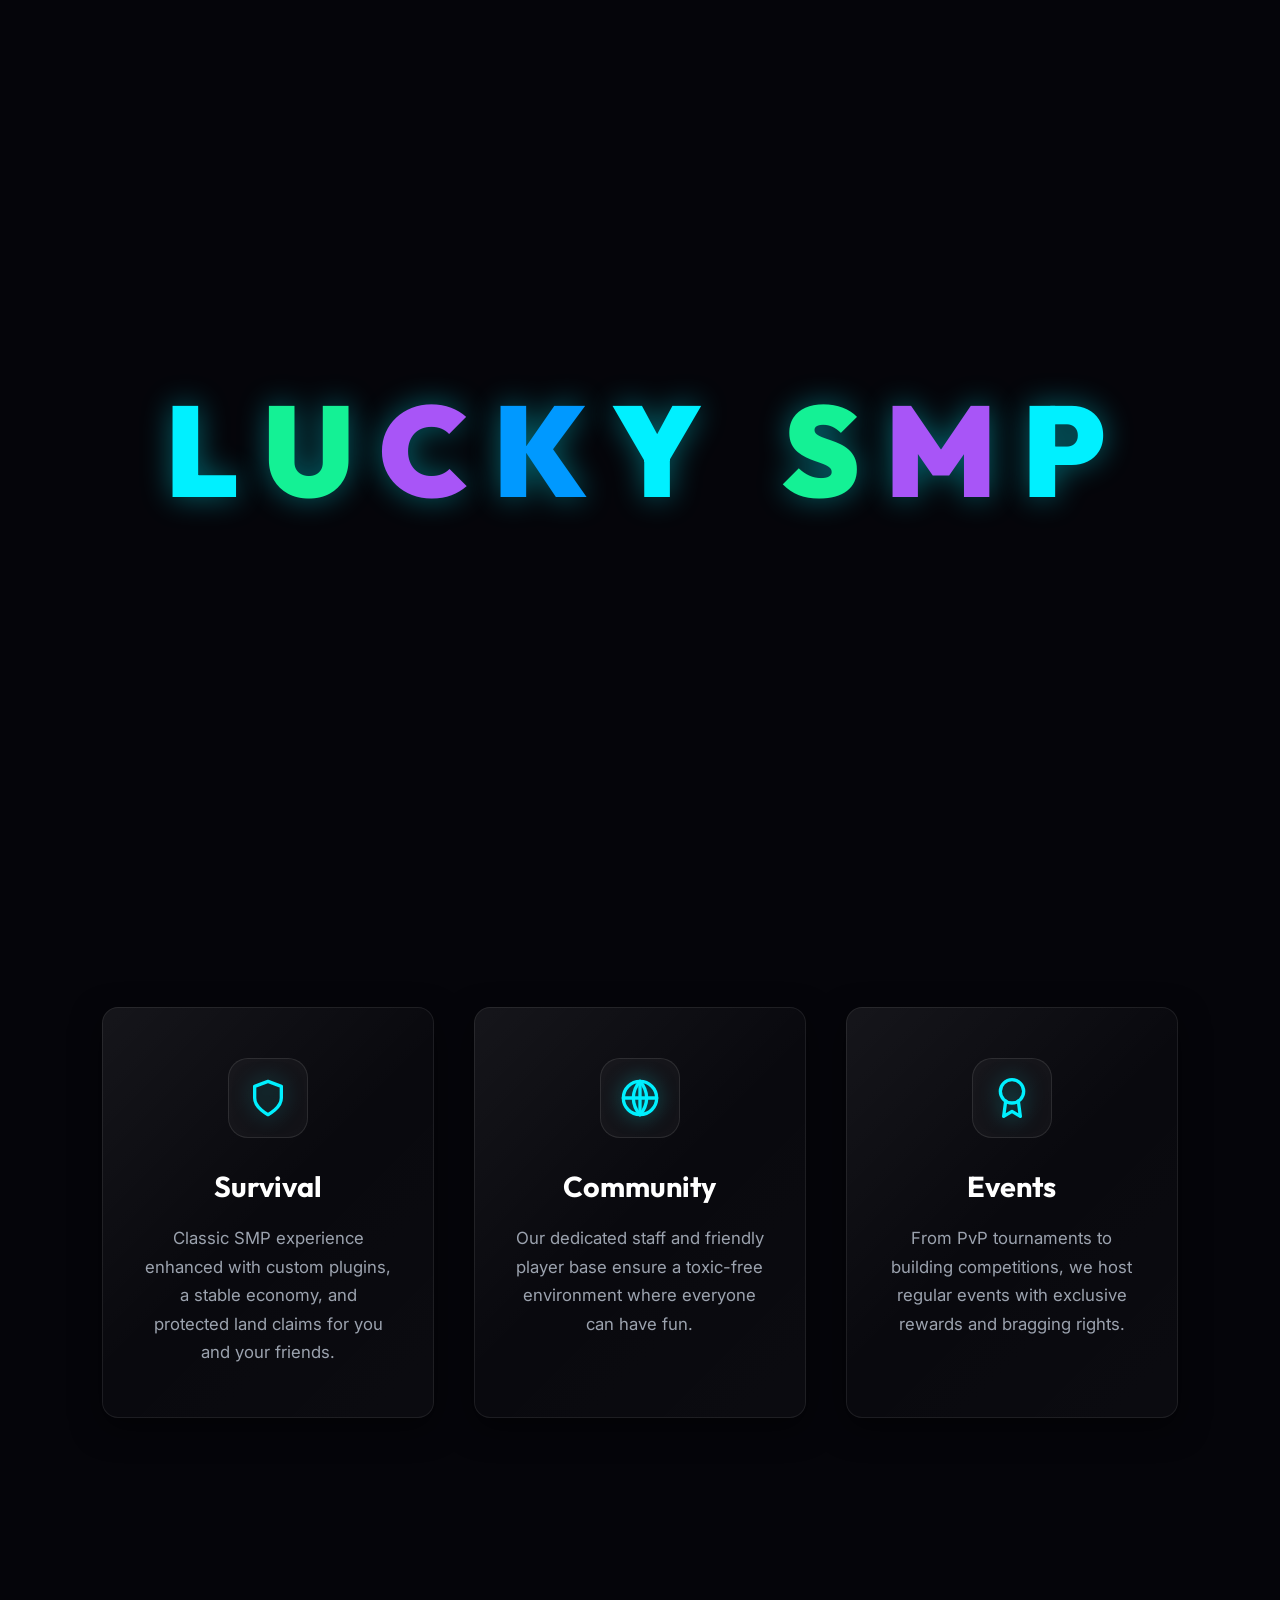
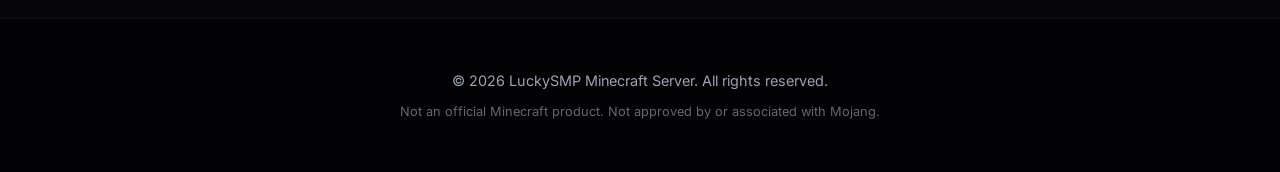
<file: index.html>
<!DOCTYPE html>
<html lang="en">
<head>
    <meta charset="UTF-8">
    <meta name="viewport" content="width=device-width, initial-scale=1.0">
    <title>LuckySMP | Premium Minecraft Experience</title>
    <!-- Fonts are imported in style.css -->
    <link rel="stylesheet" href="style.css">
    <style>
        /* Intro Screen */
        #intro {
            position: fixed;
            width: 100vw;
            height: 100vh;
            background: #05050a;
            display: flex;
            align-items: center;
            justify-content: center;
            flex-direction: column;
            z-index: 9999;
        }

        .logo-container {
            font-family: 'Outfit', sans-serif;
            font-weight: 900;
            font-size: clamp(2.5rem, 12vw, 8rem);
            letter-spacing: 10px;
            display: flex;
            gap: 15px;
            text-transform: uppercase;
        }

        .logo-container span {
            display: inline-block;
            animation: intro-float 2s ease-in-out infinite alternate;
            text-shadow: 0 0 30px rgba(0, 240, 255, 0.4);
        }

        .logo-container span:nth-child(1) { color: #00f0ff; animation-delay: 0.0s; }
        .logo-container span:nth-child(2) { color: #14f195; animation-delay: 0.1s; }
        .logo-container span:nth-child(3) { color: #a855f7; animation-delay: 0.2s; }
        .logo-container span:nth-child(4) { color: #0099ff; animation-delay: 0.3s; }
        .logo-container span:nth-child(5) { color: #00f0ff; animation-delay: 0.4s; }
        .logo-container span:nth-child(6) { margin: 0 20px; text-shadow: none; animation: none; }
        .logo-container span:nth-child(7) { color: #14f195; animation-delay: 0.5s; }
        .logo-container span:nth-child(8) { color: #a855f7; animation-delay: 0.6s; }
        .logo-container span:nth-child(9) { color: #00f0ff; animation-delay: 0.7s; }

        @keyframes intro-float {
            0% { transform: translateY(0) scale(1); filter: brightness(1); }
            100% { transform: translateY(-20px) scale(1.05); filter: brightness(1.3); }
        }

        .hide {
            animation: intro-out 1.2s forwards cubic-bezier(0.77, 0, 0.175, 1);
        }

        @keyframes intro-out {
            0% { opacity: 1; transform: scale(1); }
            40% { transform: scale(1.1); filter: blur(10px); }
            100% { transform: scale(2) translateY(-100%); opacity: 0; filter: blur(20px); }
        }

        /* Hero Section */
        #site {
            opacity: 0;
            animation: fadein 1.5s forwards;
            animation-delay: 3.5s;
        }

        @keyframes fadein { to { opacity: 1; } }

        .hero {
            min-height: calc(100vh - 80px);
            display: flex;
            flex-direction: column;
            justify-content: center;
            align-items: center;
            text-align: center;
            padding: 40px 20px;
            position: relative;
        }

        .hero h2 {
            font-size: clamp(3.5rem, 10vw, 7.5rem);
            font-weight: 900;
            line-height: 1.1;
            background: linear-gradient(to right, #00f0ff, #14f195, #a855f7, #00f0ff);
            background-size: 300% auto;
            animation: text-shine 6s linear infinite;
            -webkit-background-clip: text;
            background-clip: text;
            -webkit-text-fill-color: transparent;
            margin-bottom: 25px;
            filter: drop-shadow(0 0 25px rgba(0, 240, 255, 0.3));
            letter-spacing: -2px;
        }

        @keyframes text-shine {
            to { background-position: -300% center; }
        }

        .hero p {
            color: var(--text-dim);
            font-size: clamp(1.1rem, 3vw, 1.5rem);
            max-width: 650px;
            margin-bottom: 50px;
            font-weight: 400;
        }

        .server-ip {
            background: rgba(0, 0, 0, 0.3);
            padding: 20px 50px;
            border-radius: 100px;
            border: 1px solid rgba(255, 255, 255, 0.1);
            backdrop-filter: blur(10px);
            cursor: pointer;
            transition: all 0.4s cubic-bezier(0.2, 0.8, 0.2, 1);
            font-family: 'Outfit', sans-serif;
            font-size: 1.3rem;
            font-weight: 700;
            letter-spacing: 2px;
            margin-bottom: 20px;
            box-shadow: 0 0 30px rgba(0, 0, 0, 0.5), inset 0 0 20px rgba(255, 255, 255, 0.02);
            position: relative;
            overflow: hidden;
            color: #fff;
        }

        .server-ip::before {
            content: '';
            position: absolute;
            top: 0; left: -100%;
            width: 100%; height: 100%;
            background: linear-gradient(90deg, transparent, rgba(255, 255, 255, 0.1), transparent);
            transition: all 0.5s;
        }

        .server-ip:hover {
            transform: scale(1.05) translateY(-5px);
            border-color: var(--primary);
            box-shadow: 0 15px 40px rgba(0, 240, 255, 0.25), inset 0 0 30px rgba(0, 240, 255, 0.1);
            background: rgba(0, 240, 255, 0.05);
        }

        .server-ip:hover::before {
            left: 100%;
        }

        .server-ip b { color: var(--primary); text-shadow: 0 0 10px rgba(0, 240, 255, 0.5); }

        .copymsg {
            font-size: 1rem;
            font-weight: 600;
            color: var(--accent);
            opacity: 0;
            transition: opacity 0.3s ease;
            margin-bottom: 40px;
            text-shadow: 0 0 15px rgba(20, 241, 149, 0.5);
            background: rgba(20, 241, 149, 0.1);
            padding: 8px 20px;
            border-radius: 50px;
            border: 1px solid rgba(20, 241, 149, 0.3);
        }

        /* Features Section */
        .features {
            display: grid;
            grid-template-columns: repeat(auto-fit, minmax(320px, 1fr));
            gap: 40px;
            padding: 100px 8%;
            position: relative;
        }

        .feature-card {
            padding: 50px 40px;
            text-align: center;
            display: flex;
            flex-direction: column;
            align-items: center;
        }

        .feature-icon-wrapper {
            width: 80px;
            height: 80px;
            border-radius: 20px;
            background: rgba(255, 255, 255, 0.03);
            border: 1px solid rgba(255, 255, 255, 0.1);
            display: flex;
            align-items: center;
            justify-content: center;
            margin-bottom: 25px;
            transition: all 0.4s ease;
            box-shadow: inset 0 0 20px rgba(255,255,255,0.02);
            position: relative;
            overflow: hidden;
        }
        
        .feature-card:hover .feature-icon-wrapper {
            transform: scale(1.1) rotate(5deg);
            border-color: var(--primary);
            box-shadow: 0 0 30px rgba(0, 240, 255, 0.3), inset 0 0 20px rgba(0, 240, 255, 0.2);
        }

        .feature-card svg {
            width: 40px;
            height: 40px;
            stroke: var(--primary);
            transition: stroke 0.4s ease;
            filter: drop-shadow(0 0 10px rgba(0, 240, 255, 0.4));
        }

        .feature-card:hover svg {
            stroke: #fff;
        }

        .feature-card h3 {
            font-size: 1.8rem;
            margin-bottom: 15px;
            color: #fff;
            font-family: 'Outfit', sans-serif;
            font-weight: 700;
        }

        .feature-card p {
            color: var(--text-dim);
            font-size: 1.05rem;
            line-height: 1.7;
        }
    </style>
</head>
<body>
    <div class="bg-glow"></div>

    <!-- Intro -->
    <div id="intro">
        <div class="logo-container">
            <span>L</span><span>U</span><span>C</span><span>K</span><span>Y</span>
            <span> </span>
            <span>S</span><span>M</span><span>P</span>
        </div>
    </div>

    <!-- Main Site -->
    <div id="site">
        <nav>
            <h1>LuckySMP</h1>
            <div class="nav-links">
                <a href="/">Home</a>
                <a href="store.html">Store</a>
                <a href="https://discord.gg/ueadhWTNVW" target="_blank">Discord</a>
            </div>
        </nav>

        <main>
            <section class="hero">
                <h2>LUCKY SMP</h2>
                <p>Experience the next level of Minecraft Survival. Custom economy, weekly events, and a vibrant community await.</p>

                <div class="server-ip" onclick="copyIP('play.luckysmp.dpdns.org')">
                    SERVER IP: <b>play.luckysmp.dpdns.org</b>
                </div>
                <div class="copymsg" id="copied">✓ Copied to clipboard!</div>

                <a class="btn" href="https://discord.gg/ueadhWTNVW" target="_blank">Join Community</a>

                <div class="stats-bar reveal">
                    <div class="stat-item">
                        <div class="stat-num">500+</div>
                        <div class="stat-label">Players</div>
                    </div>
                    <div class="stat-item">
                        <div class="stat-num">24/7</div>
                        <div class="stat-label">Uptime</div>
                    </div>
                    <div class="stat-item">
                        <div class="stat-num">1.21</div>
                        <div class="stat-label">Version</div>
                    </div>
                    <div class="stat-item">
                        <div class="stat-num">0ms</div>
                        <div class="stat-label">Lag</div>
                    </div>
                </div>
            </section>

            <section class="features">
                <div class="card feature-card reveal">
                    <div class="feature-icon-wrapper">
                        <svg xmlns="http://www.w3.org/2000/svg" width="24" height="24" viewBox="0 0 24 24" fill="none" stroke="currentColor" stroke-width="2" stroke-linecap="round" stroke-linejoin="round" class="feather feather-shield"><path d="M12 22s8-4 8-10V5l-8-3-8 3v7c0 6 8 10 8 10z"></path></svg>
                    </div>
                    <h3>Survival</h3>
                    <p>Classic SMP experience enhanced with custom plugins, a stable economy, and protected land claims for you and your friends.</p>
                </div>

                <div class="card feature-card reveal" style="transition-delay:0.12s">
                    <div class="feature-icon-wrapper">
                        <svg xmlns="http://www.w3.org/2000/svg" width="24" height="24" viewBox="0 0 24 24" fill="none" stroke="currentColor" stroke-width="2" stroke-linecap="round" stroke-linejoin="round" class="feather feather-globe"><circle cx="12" cy="12" r="10"></circle><line x1="2" y1="12" x2="22" y2="12"></line><path d="M12 2v20"></path><path d="M12 2a15.3 15.3 0 0 1 4 10 15.3 15.3 0 0 1-4 10 15.3 15.3 0 0 1-4-10 15.3 15.3 0 0 1 4-10z"></path></svg>
                    </div>
                    <h3>Community</h3>
                    <p>Our dedicated staff and friendly player base ensure a toxic-free environment where everyone can have fun.</p>
                </div>

                <div class="card feature-card reveal" style="transition-delay:0.24s">
                    <div class="feature-icon-wrapper">
                        <svg xmlns="http://www.w3.org/2000/svg" width="24" height="24" viewBox="0 0 24 24" fill="none" stroke="currentColor" stroke-width="2" stroke-linecap="round" stroke-linejoin="round" class="feather feather-award"><circle cx="12" cy="8" r="7"></circle><polyline points="8.21 13.89 7 23 12 20 17 23 15.79 13.88"></polyline></svg>
                    </div>
                    <h3>Events</h3>
                    <p>From PvP tournaments to building competitions, we host regular events with exclusive rewards and bragging rights.</p>
                </div>
            </section>
        </main>

        <footer>
            <p>&copy; 2026 LuckySMP Minecraft Server. All rights reserved.</p>
            <p style="margin-top: 10px; font-size: 0.8rem; color: rgba(255,255,255,0.4);">Not an official Minecraft product. Not approved by or associated with Mojang.</p>
        </footer>
    </div>

    <script src="script.js"></script>
</body>
</html>
</file>
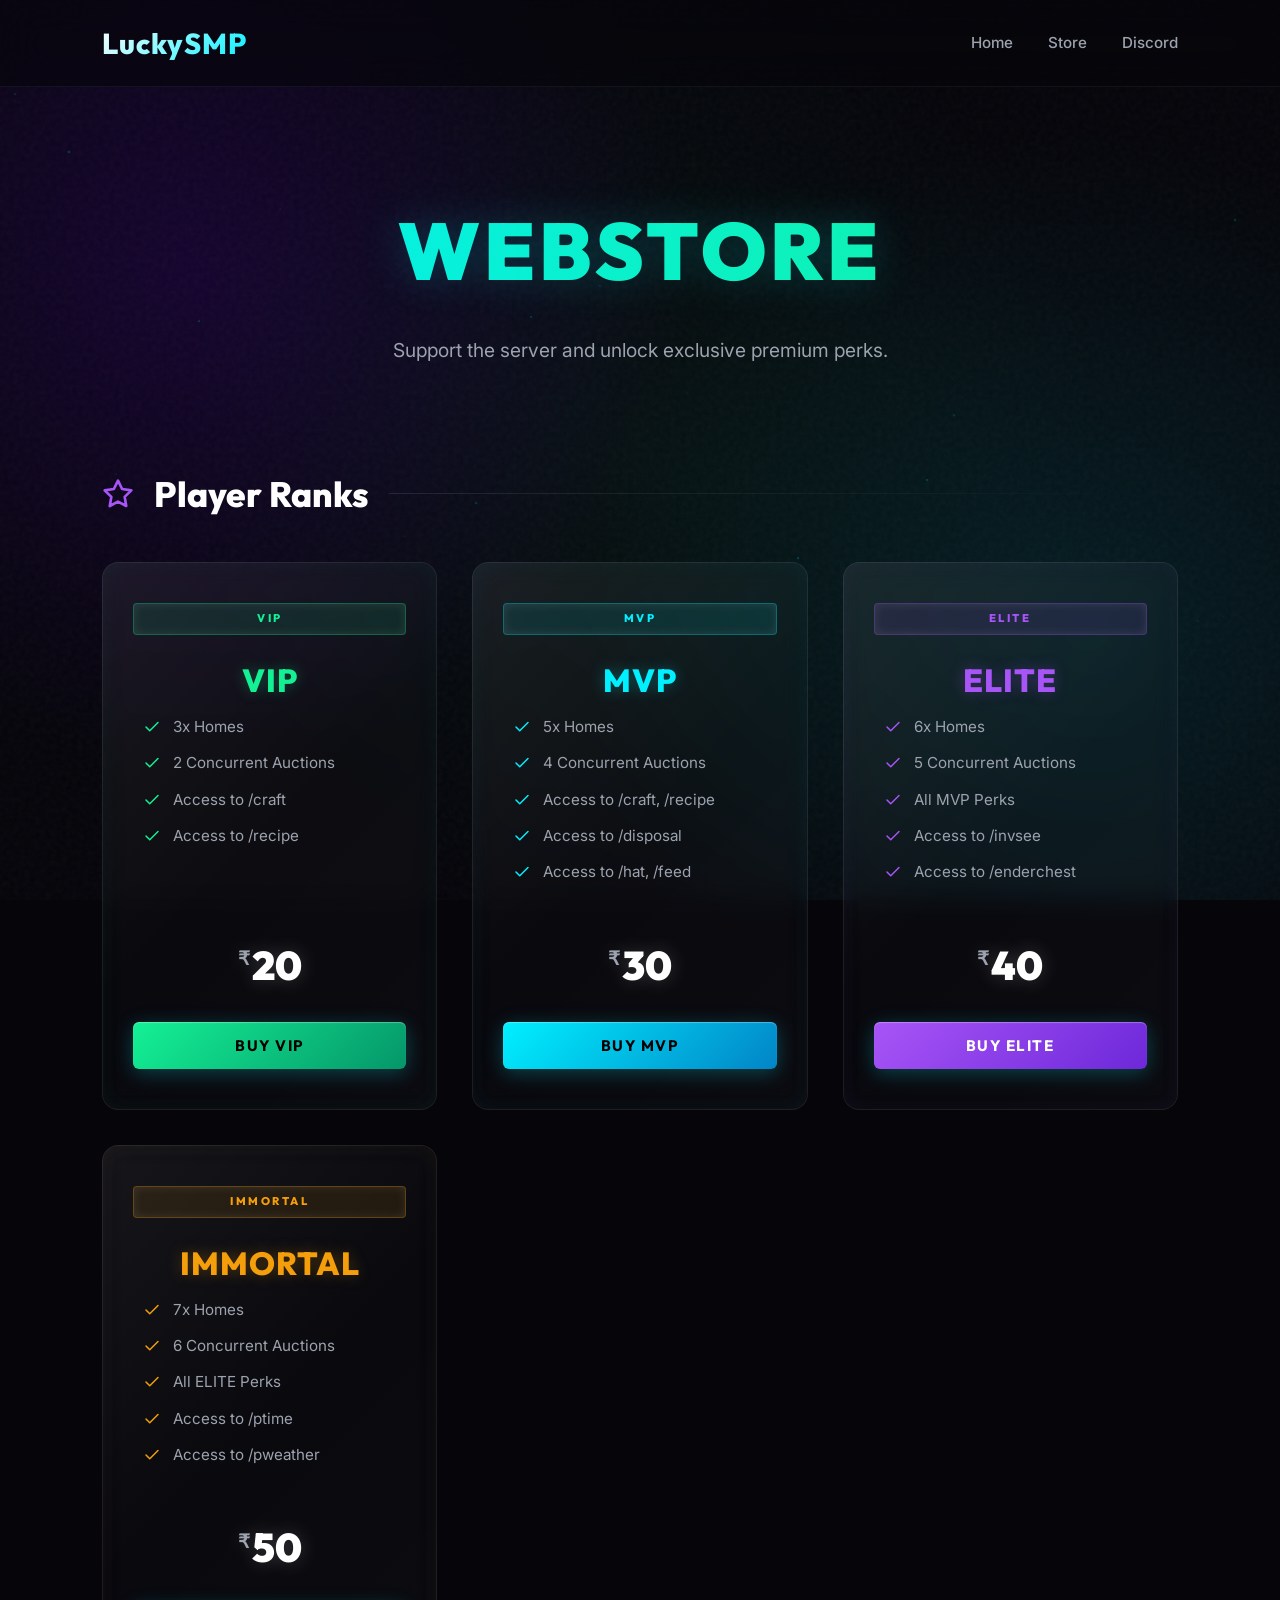
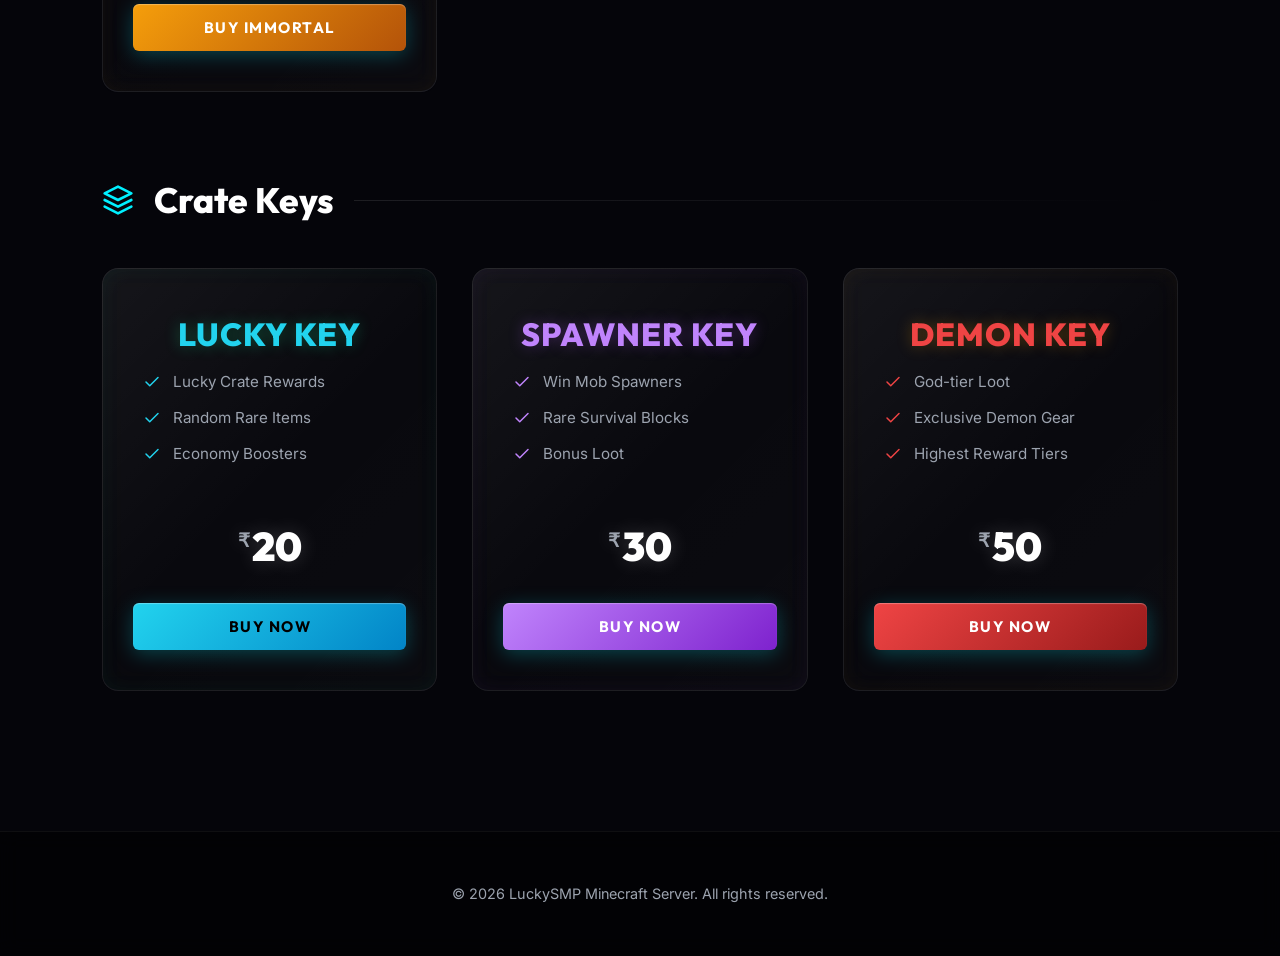
<file: store.html>
<!DOCTYPE html>
<html lang="en">
<head>
    <meta charset="UTF-8">
    <meta name="viewport" content="width=device-width, initial-scale=1.0">
    <title>Store | LuckySMP Premium Ranks</title>
    <!-- Fonts imported in style.css -->
    <link rel="stylesheet" href="style.css">
    <style>
        .page-header {
            text-align: center;
            padding: 100px 20px 60px;
            position: relative;
        }

        .page-header h2 {
            font-size: clamp(3rem, 8vw, 5rem);
            font-weight: 900;
            background: linear-gradient(to right, #00f0ff, #14f195, #a855f7, #00f0ff);
            background-size: 300% auto;
            animation: text-shine 6s linear infinite;
            -webkit-background-clip: text;
            background-clip: text;
            -webkit-text-fill-color: transparent;
            margin-bottom: 20px;
            text-transform: uppercase;
            letter-spacing: 4px;
            filter: drop-shadow(0 0 20px rgba(0, 240, 255, 0.2));
        }

        .page-header p {
            color: var(--text-dim);
            font-size: 1.2rem;
            max-width: 600px;
            margin: 0 auto;
        }

        .category-section {
            padding: 40px 8%;
            position: relative;
            z-index: 10;
        }

        .category-title {
            font-size: 2.2rem;
            font-weight: 800;
            margin-bottom: 40px;
            display: flex;
            align-items: center;
            gap: 20px;
            color: #fff;
        }

        .category-title::after {
            content: '';
            flex: 1;
            height: 1px;
            background: linear-gradient(90deg, rgba(255,255,255,0.1), transparent);
        }

        .store-grid {
            display: grid;
            grid-template-columns: repeat(auto-fill, minmax(280px, 1fr));
            gap: 35px;
        }

        .item-card {
            display: flex;
            flex-direction: column;
            padding: 40px 30px;
            height: 100%;
            text-align: center;
        }

        .item-card h3 {
            font-family: 'Outfit', sans-serif;
            font-size: 2rem;
            font-weight: 800;
            margin-bottom: 10px;
            letter-spacing: 1px;
            text-transform: uppercase;
        }

        .perks-list {
            list-style: none;
            margin-bottom: 35px;
            flex: 1;
            text-align: left;
            padding: 0 10px;
        }

        .perks-list li {
            margin-bottom: 15px;
            font-size: 0.95rem;
            color: var(--text-dim);
            display: flex;
            align-items: flex-start;
            gap: 12px;
            line-height: 1.4;
        }

        .perks-list li svg {
            width: 18px;
            height: 18px;
            stroke: var(--primary);
            flex-shrink: 0;
            margin-top: 2px;
        }

        .price-tag {
            font-size: 2.5rem;
            font-weight: 900;
            color: #fff;
            margin-bottom: 25px;
            font-family: 'Outfit', sans-serif;
            text-shadow: 0 0 20px rgba(255, 255, 255, 0.2);
        }

        .price-tag span {
            font-size: 1.2rem;
            color: var(--text-dim);
            vertical-align: super;
            font-weight: 600;
            margin-right: 2px;
        }

        /* Specific Rank Glows */
        .card-vip { --primary: var(--vip); box-shadow: inset 0 0 20px rgba(20, 241, 149, 0.05); }
        .card-mvp { --primary: var(--mvp); box-shadow: inset 0 0 20px rgba(0, 240, 255, 0.05); }
        .card-elite { --primary: var(--elite); box-shadow: inset 0 0 20px rgba(168, 85, 247, 0.05); }
        .card-immortal { --primary: var(--immortal); box-shadow: inset 0 0 20px rgba(245, 158, 11, 0.05); }

        .card-vip:hover { border-color: rgba(20, 241, 149, 0.3); box-shadow: 0 20px 40px rgba(20, 241, 149, 0.15), inset 0 0 30px rgba(20, 241, 149, 0.1); }
        .card-mvp:hover { border-color: rgba(0, 240, 255, 0.3); box-shadow: 0 20px 40px rgba(0, 240, 255, 0.15), inset 0 0 30px rgba(0, 240, 255, 0.1); }
        .card-elite:hover { border-color: rgba(168, 85, 247, 0.3); box-shadow: 0 20px 40px rgba(168, 85, 247, 0.15), inset 0 0 30px rgba(168, 85, 247, 0.1); }
        .card-immortal:hover { border-color: rgba(245, 158, 11, 0.3); box-shadow: 0 20px 40px rgba(245, 158, 11, 0.15), inset 0 0 30px rgba(245, 158, 11, 0.1); }

        .card-vip h3 { color: var(--vip); text-shadow: 0 0 15px rgba(20, 241, 149, 0.3); }
        .card-mvp h3 { color: var(--mvp); text-shadow: 0 0 15px rgba(0, 240, 255, 0.3); }
        .card-elite h3 { color: var(--elite); text-shadow: 0 0 15px rgba(168, 85, 247, 0.3); }
        .card-immortal h3 { color: var(--immortal); text-shadow: 0 0 15px rgba(245, 158, 11, 0.3); }
        
        .card-vip .btn { background: linear-gradient(135deg, var(--vip), #059669); }
        .card-mvp .btn { background: linear-gradient(135deg, var(--mvp), #0284c7); }
        .card-elite .btn { background: linear-gradient(135deg, var(--elite), #6d28d9); color: #fff; }
        .card-immortal .btn { background: linear-gradient(135deg, var(--immortal), #b45309); color: #fff; }

        /* QR Popup */
        .modal {
            display: none;
            position: fixed;
            top: 0;
            left: 0;
            width: 100%;
            height: 100%;
            background: rgba(2, 6, 23, 0.95);
            backdrop-filter: blur(10px);
            z-index: 1000;
            justify-content: center;
            align-items: center;
            opacity: 0;
            transition: opacity 0.3s ease;
        }

        .modal.active {
            display: flex;
            opacity: 1;
        }

        .modal-content {
            background: #0b142c;
            padding: 50px;
            border-radius: 30px;
            text-align: center;
            border: 1px solid var(--primary);
            max-width: 450px;
            width: 90%;
            position: relative;
            box-shadow: 0 0 50px rgba(0, 217, 255, 0.2);
        }

        .close-modal {
            position: absolute;
            top: 20px;
            right: 25px;
            font-size: 2rem;
            cursor: pointer;
            color: var(--text-dim);
            transition: color 0.3s;
        }

        .close-modal:hover { color: #fff; }

        .qr-image {
            width: 100%;
            max-width: 250px;
            margin: 25px auto;
            padding: 15px;
            background: #fff;
            border-radius: 20px;
        }

        .modal h2 {
            font-family: 'Outfit', sans-serif;
            margin-bottom: 10px;
        }

        .modal p {
            color: var(--text-dim);
            font-size: 0.9rem;
        }
    </style>
</head>
<body>
    <div class="bg-glow"></div>

    <nav>
        <h1>LuckySMP</h1>
        <div class="nav-links">
            <a href="/">Home</a>
            <a href="store.html">Store</a>
            <a href="https://discord.gg/ueadhWTNVW" target="_blank">Discord</a>
        </div>
    </nav>

    <header class="page-header">
        <h2>Webstore</h2>
        <p>Support the server and unlock exclusive premium perks.</p>
    </header>

    <section class="category-section">
        <h2 class="category-title">
            <svg xmlns="http://www.w3.org/2000/svg" width="32" height="32" viewBox="0 0 24 24" fill="none" stroke="currentColor" stroke-width="2" stroke-linecap="round" stroke-linejoin="round" style="stroke: #a855f7;"><polygon points="12 2 15.09 8.26 22 9.27 17 14.14 18.18 21.02 12 17.77 5.82 21.02 7 14.14 2 9.27 8.91 8.26 12 2"></polygon></svg>
            Player Ranks
        </h2>
        <div class="store-grid">
            <!-- VIP -->
            <div class="card item-card card-vip reveal">
                <span class="rank-badge badge-vip">VIP</span>
                <h3 class="rank-vip">VIP</h3>
                <ul class="perks-list">
                    <li><svg viewBox="0 0 24 24" fill="none" stroke="currentColor" stroke-linecap="round" stroke-linejoin="round" stroke-width="2"><polyline points="20 6 9 17 4 12"></polyline></svg> 3x Homes</li>
                    <li><svg viewBox="0 0 24 24" fill="none" stroke="currentColor" stroke-linecap="round" stroke-linejoin="round" stroke-width="2"><polyline points="20 6 9 17 4 12"></polyline></svg> 2 Concurrent Auctions</li>
                    <li><svg viewBox="0 0 24 24" fill="none" stroke="currentColor" stroke-linecap="round" stroke-linejoin="round" stroke-width="2"><polyline points="20 6 9 17 4 12"></polyline></svg> Access to /craft</li>
                    <li><svg viewBox="0 0 24 24" fill="none" stroke="currentColor" stroke-linecap="round" stroke-linejoin="round" stroke-width="2"><polyline points="20 6 9 17 4 12"></polyline></svg> Access to /recipe</li>
                </ul>
                <div class="price-tag"><span>₹</span>20</div>
                <button class="btn" onclick="openPayment()">Buy VIP</button>
            </div>

            <!-- MVP -->
            <div class="card item-card card-mvp reveal" style="transition-delay:0.1s">
                <span class="rank-badge badge-mvp">MVP</span>
                <h3 class="rank-mvp">MVP</h3>
                <ul class="perks-list">
                    <li><svg viewBox="0 0 24 24" fill="none" stroke="currentColor" stroke-linecap="round" stroke-linejoin="round" stroke-width="2"><polyline points="20 6 9 17 4 12"></polyline></svg> 5x Homes</li>
                    <li><svg viewBox="0 0 24 24" fill="none" stroke="currentColor" stroke-linecap="round" stroke-linejoin="round" stroke-width="2"><polyline points="20 6 9 17 4 12"></polyline></svg> 4 Concurrent Auctions</li>
                    <li><svg viewBox="0 0 24 24" fill="none" stroke="currentColor" stroke-linecap="round" stroke-linejoin="round" stroke-width="2"><polyline points="20 6 9 17 4 12"></polyline></svg> Access to /craft, /recipe</li>
                    <li><svg viewBox="0 0 24 24" fill="none" stroke="currentColor" stroke-linecap="round" stroke-linejoin="round" stroke-width="2"><polyline points="20 6 9 17 4 12"></polyline></svg> Access to /disposal</li>
                    <li><svg viewBox="0 0 24 24" fill="none" stroke="currentColor" stroke-linecap="round" stroke-linejoin="round" stroke-width="2"><polyline points="20 6 9 17 4 12"></polyline></svg> Access to /hat, /feed</li>
                </ul>
                <div class="price-tag"><span>₹</span>30</div>
                <button class="btn" onclick="openPayment()">Buy MVP</button>
            </div>

            <!-- ELITE -->
            <div class="card item-card card-elite reveal" style="transition-delay:0.2s">
                <span class="rank-badge badge-elite">ELITE</span>
                <h3 class="rank-elite">ELITE</h3>
                <ul class="perks-list">
                    <li><svg viewBox="0 0 24 24" fill="none" stroke="currentColor" stroke-linecap="round" stroke-linejoin="round" stroke-width="2"><polyline points="20 6 9 17 4 12"></polyline></svg> 6x Homes</li>
                    <li><svg viewBox="0 0 24 24" fill="none" stroke="currentColor" stroke-linecap="round" stroke-linejoin="round" stroke-width="2"><polyline points="20 6 9 17 4 12"></polyline></svg> 5 Concurrent Auctions</li>
                    <li><svg viewBox="0 0 24 24" fill="none" stroke="currentColor" stroke-linecap="round" stroke-linejoin="round" stroke-width="2"><polyline points="20 6 9 17 4 12"></polyline></svg> All MVP Perks</li>
                    <li><svg viewBox="0 0 24 24" fill="none" stroke="currentColor" stroke-linecap="round" stroke-linejoin="round" stroke-width="2"><polyline points="20 6 9 17 4 12"></polyline></svg> Access to /invsee</li>
                    <li><svg viewBox="0 0 24 24" fill="none" stroke="currentColor" stroke-linecap="round" stroke-linejoin="round" stroke-width="2"><polyline points="20 6 9 17 4 12"></polyline></svg> Access to /enderchest</li>
                </ul>
                <div class="price-tag"><span>₹</span>40</div>
                <button class="btn" onclick="openPayment()">Buy Elite</button>
            </div>

            <!-- IMMORTAL -->
            <div class="card item-card card-immortal reveal" style="transition-delay:0.3s">
                <span class="rank-badge badge-immortal">IMMORTAL</span>
                <h3 class="rank-immortal">IMMORTAL</h3>
                <ul class="perks-list">
                    <li><svg viewBox="0 0 24 24" fill="none" stroke="currentColor" stroke-linecap="round" stroke-linejoin="round" stroke-width="2"><polyline points="20 6 9 17 4 12"></polyline></svg> 7x Homes</li>
                    <li><svg viewBox="0 0 24 24" fill="none" stroke="currentColor" stroke-linecap="round" stroke-linejoin="round" stroke-width="2"><polyline points="20 6 9 17 4 12"></polyline></svg> 6 Concurrent Auctions</li>
                    <li><svg viewBox="0 0 24 24" fill="none" stroke="currentColor" stroke-linecap="round" stroke-linejoin="round" stroke-width="2"><polyline points="20 6 9 17 4 12"></polyline></svg> All ELITE Perks</li>
                    <li><svg viewBox="0 0 24 24" fill="none" stroke="currentColor" stroke-linecap="round" stroke-linejoin="round" stroke-width="2"><polyline points="20 6 9 17 4 12"></polyline></svg> Access to /ptime</li>
                    <li><svg viewBox="0 0 24 24" fill="none" stroke="currentColor" stroke-linecap="round" stroke-linejoin="round" stroke-width="2"><polyline points="20 6 9 17 4 12"></polyline></svg> Access to /pweather</li>
                </ul>
                <div class="price-tag"><span>₹</span>50</div>
                <button class="btn" onclick="openPayment()">Buy Immortal</button>
            </div>
        </div>
    </section>

    <section class="category-section">
        <h2 class="category-title">
            <svg xmlns="http://www.w3.org/2000/svg" width="32" height="32" viewBox="0 0 24 24" fill="none" stroke="currentColor" stroke-width="2" stroke-linecap="round" stroke-linejoin="round" style="stroke: #00f0ff;"><polygon points="12 2 2 7 12 12 22 7 12 2"></polygon><polyline points="2 17 12 22 22 17"></polyline><polyline points="2 12 12 17 22 12"></polyline></svg>
            Crate Keys
        </h2>
        <div class="store-grid">
            <div class="card item-card card-vip reveal" style="--primary: #22d3ee;">
                <h3 style="color: #22d3ee;">Lucky Key</h3>
                <ul class="perks-list">
                    <li><svg viewBox="0 0 24 24" fill="none" stroke="currentColor" stroke-linecap="round" stroke-linejoin="round" stroke-width="2"><polyline points="20 6 9 17 4 12"></polyline></svg> Lucky Crate Rewards</li>
                    <li><svg viewBox="0 0 24 24" fill="none" stroke="currentColor" stroke-linecap="round" stroke-linejoin="round" stroke-width="2"><polyline points="20 6 9 17 4 12"></polyline></svg> Random Rare Items</li>
                    <li><svg viewBox="0 0 24 24" fill="none" stroke="currentColor" stroke-linecap="round" stroke-linejoin="round" stroke-width="2"><polyline points="20 6 9 17 4 12"></polyline></svg> Economy Boosters</li>
                </ul>
                <div class="price-tag"><span>₹</span>20</div>
                <button class="btn" onclick="openPayment()" style="background: linear-gradient(135deg, #22d3ee, #0284c7);">Buy Now</button>
            </div>

            <div class="card item-card card-elite reveal" style="transition-delay:0.1s; --primary: #c084fc;">
                <h3 style="color: #c084fc;">Spawner Key</h3>
                <ul class="perks-list">
                    <li><svg viewBox="0 0 24 24" fill="none" stroke="currentColor" stroke-linecap="round" stroke-linejoin="round" stroke-width="2"><polyline points="20 6 9 17 4 12"></polyline></svg> Win Mob Spawners</li>
                    <li><svg viewBox="0 0 24 24" fill="none" stroke="currentColor" stroke-linecap="round" stroke-linejoin="round" stroke-width="2"><polyline points="20 6 9 17 4 12"></polyline></svg> Rare Survival Blocks</li>
                    <li><svg viewBox="0 0 24 24" fill="none" stroke="currentColor" stroke-linecap="round" stroke-linejoin="round" stroke-width="2"><polyline points="20 6 9 17 4 12"></polyline></svg> Bonus Loot</li>
                </ul>
                <div class="price-tag"><span>₹</span>30</div>
                <button class="btn" onclick="openPayment()" style="background: linear-gradient(135deg, #c084fc, #7e22ce); color: #fff;">Buy Now</button>
            </div>

            <div class="card item-card card-immortal reveal" style="transition-delay:0.2s; --primary: #ef4444;">
                <h3 style="color: #ef4444;">Demon Key</h3>
                <ul class="perks-list">
                    <li><svg viewBox="0 0 24 24" fill="none" stroke="currentColor" stroke-linecap="round" stroke-linejoin="round" stroke-width="2"><polyline points="20 6 9 17 4 12"></polyline></svg> God-tier Loot</li>
                    <li><svg viewBox="0 0 24 24" fill="none" stroke="currentColor" stroke-linecap="round" stroke-linejoin="round" stroke-width="2"><polyline points="20 6 9 17 4 12"></polyline></svg> Exclusive Demon Gear</li>
                    <li><svg viewBox="0 0 24 24" fill="none" stroke="currentColor" stroke-linecap="round" stroke-linejoin="round" stroke-width="2"><polyline points="20 6 9 17 4 12"></polyline></svg> Highest Reward Tiers</li>
                </ul>
                <div class="price-tag"><span>₹</span>50</div>
                <button class="btn" onclick="openPayment()" style="background: linear-gradient(135deg, #ef4444, #991b1b); color: #fff;">Buy Now</button>
            </div>
        </div>
    </section>

    <footer>
        <p>&copy; 2026 LuckySMP Minecraft Server. All rights reserved.</p>
    </footer>

    <!-- Payment Modal -->
    <div id="paymentModal" class="modal">
        <div class="modal-content">
            <span class="close-modal" onclick="closePayment()">&times;</span>
            <h2>Complete Purchase</h2>
            <p>Scan the QR code below to pay via UPI.</p>
            <img src="qr.png" alt="Payment QR" class="qr-image">
            <p style="margin-top: 15px; font-weight: 500;">IMPORTANT:</p>
            <p>After payment, create a ticket on our Discord with the transaction screenshot to receive your items.</p>
            <a href="https://discord.gg/ueadhWTNVW" target="_blank" class="btn" style="margin-top: 20px; width: 100%;">Join Discord</a>
        </div>
    </div>

    <script src="script.js"></script>
    <script>
        function openPayment() {
            const modal = document.getElementById('paymentModal');
            modal.style.display = 'flex';
            setTimeout(() => modal.classList.add('active'), 10);
        }

        function closePayment() {
            const modal = document.getElementById('paymentModal');
            modal.classList.remove('active');
            setTimeout(() => modal.style.display = 'none', 300);
        }

        window.onclick = function(event) {
            const modal = document.getElementById('paymentModal');
            if (event.target == modal) closePayment();
        }
    </script>
</body>
</html>
</file>
<file: style.css>
@import url('https://fonts.googleapis.com/css2?family=Inter:wght@300;400;500;600&family=Outfit:wght@400;600;700;800;900&display=swap');

:root {
    --primary: #00f0ff;
    --secondary: #7000ff;
    --accent: #14f195;
    --bg-dark: #05050a;
    --bg-card: rgba(255, 255, 255, 0.02);
    --border: rgba(255, 255, 255, 0.08);
    --text-main: #ffffff;
    --text-dim: #9ca3af;
    --vip: #14f195;
    --mvp: #00f0ff;
    --elite: #a855f7;
    --immortal: #f59e0b;
    --glow-spread: 0 0 30px rgba(0, 240, 255, 0.15);
}

* {
    margin: 0;
    padding: 0;
    box-sizing: border-box;
    scroll-behavior: smooth;
}

body {
    font-family: 'Inter', sans-serif;
    background: var(--bg-dark);
    color: var(--text-main);
    overflow-x: hidden;
    line-height: 1.6;
    -webkit-font-smoothing: antialiased;
}

/* Typography Overrides */
h1, h2, h3, h4, .orbitron-text {
    font-family: 'Outfit', sans-serif !important;
}

/* Animated Background Mesh */
body::before {
    content: "";
    position: fixed;
    top: 0;
    left: 0;
    width: 100vw;
    height: 100vh;
    background: 
        radial-gradient(circle at 15% 30%, rgba(112, 0, 255, 0.15) 0%, transparent 40%),
        radial-gradient(circle at 85% 70%, rgba(0, 240, 255, 0.1) 0%, transparent 40%),
        radial-gradient(circle at 50% 50%, rgba(20, 241, 149, 0.05) 0%, transparent 60%);
    background-color: var(--bg-dark);
    z-index: -2;
    animation: mesh-pulse 10s ease-in-out infinite alternate;
}

@keyframes mesh-pulse {
    0% { transform: scale(1); }
    100% { transform: scale(1.1); }
}

.bg-glow {
    position: fixed;
    top: 0;
    left: 0;
    width: 100%;
    height: 100%;
    background-image: url("data:image/svg+xml,%3Csvg viewBox='0 0 200 200' xmlns='http://www.w3.org/2000/svg'%3E%3Cfilter id='noiseFilter'%3E%3CfeTurbulence type='fractalNoise' baseFrequency='0.85' numOctaves='3' stitchTiles='stitch'/%3E%3C/filter%3E%3Crect width='100%25' height='100%25' filter='url(%23noiseFilter)'/%3E%3C/svg%3E");
    opacity: 0.04;
    z-index: -1;
    pointer-events: none;
}

/* Particles */
.particle {
    position: fixed;
    width: 2px;
    height: 2px;
    background: var(--primary);
    border-radius: 50%;
    pointer-events: none;
    z-index: -1;
    opacity: 0.5;
    box-shadow: 0 0 10px var(--primary);
}

/* Navbar */
nav {
    display: flex;
    justify-content: space-between;
    align-items: center;
    padding: 20px 8%;
    background: rgba(5, 5, 10, 0.6);
    backdrop-filter: blur(20px);
    -webkit-backdrop-filter: blur(20px);
    border-bottom: 1px solid rgba(255, 255, 255, 0.05);
    position: sticky;
    top: 0;
    z-index: 100;
}

nav h1 {
    font-size: 1.8rem;
    font-weight: 800;
    background: linear-gradient(135deg, #fff, var(--primary));
    -webkit-background-clip: text;
    background-clip: text;
    -webkit-text-fill-color: transparent;
    letter-spacing: 1px;
}

.nav-links {
    display: flex;
    gap: 35px;
}

nav a {
    color: var(--text-dim);
    text-decoration: none;
    font-weight: 500;
    font-size: 0.95rem;
    transition: all 0.3s ease;
    position: relative;
}

nav a::after {
    content: '';
    position: absolute;
    bottom: -6px;
    left: 50%;
    transform: translateX(-50%);
    width: 0;
    height: 2px;
    background: var(--primary);
    transition: width 0.3s cubic-bezier(0.4, 0, 0.2, 1);
    box-shadow: 0 0 8px var(--primary);
    border-radius: 2px;
}

nav a:hover {
    color: #fff;
}

nav a:hover::after {
    width: 100%;
}

/* Buttons */
.btn {
    display: inline-flex;
    align-items: center;
    justify-content: center;
    padding: 14px 35px;
    background: linear-gradient(135deg, var(--primary), #0099ff);
    color: #000;
    border-radius: 6px;
    font-family: 'Outfit', sans-serif;
    font-weight: 700;
    font-size: 0.95rem;
    text-decoration: none;
    transition: all 0.4s cubic-bezier(0.2, 0.8, 0.2, 1);
    border: none;
    cursor: pointer;
    text-transform: uppercase;
    letter-spacing: 1.5px;
    position: relative;
    overflow: hidden;
    z-index: 1;
    box-shadow: 0 4px 20px rgba(0, 240, 255, 0.25), inset 0 1px 1px rgba(255, 255, 255, 0.3);
}

.btn::before {
    content: '';
    position: absolute;
    top: 0; left: -100%;
    width: 100%; height: 100%;
    background: linear-gradient(90deg, transparent, rgba(255, 255, 255, 0.4), transparent);
    transition: all 0.5s ease;
    z-index: -1;
}

.btn:hover {
    transform: translateY(-2px);
    box-shadow: 0 8px 30px rgba(0, 240, 255, 0.4), inset 0 1px 1px rgba(255, 255, 255, 0.5);
    color: #000;
}

.btn:hover::before {
    left: 100%;
}

/* Premium Cards */
.card {
    background: var(--bg-card);
    border: 1px solid var(--border);
    border-radius: 16px;
    padding: 40px 30px;
    backdrop-filter: blur(12px);
    -webkit-backdrop-filter: blur(12px);
    transition: all 0.5s cubic-bezier(0.175, 0.885, 0.32, 1.275);
    position: relative;
    z-index: 1;
    box-shadow: inset 0 0 20px rgba(255, 255, 255, 0.01), 0 10px 30px rgba(0, 0, 0, 0.5);
}

.card::before {
    content: '';
    position: absolute;
    inset: -1px;
    border-radius: 17px;
    background: linear-gradient(135deg, rgba(255, 255, 255, 0.1), transparent 50%, rgba(255, 255, 255, 0.02));
    z-index: -1;
    opacity: 0.5;
    transition: opacity 0.4s ease;
}

.card:hover {
    transform: translateY(-10px) scale(1.02);
    border-color: rgba(255, 255, 255, 0.15);
    background: rgba(255, 255, 255, 0.03);
    box-shadow: 0 25px 50px rgba(0, 0, 0, 0.6), inset 0 0 30px rgba(255, 255, 255, 0.02);
}

.card:hover::before {
    opacity: 1;
}

/* Scroll reveal */
.reveal {
    opacity: 0;
    transform: translateY(40px);
    transition: opacity 0.8s cubic-bezier(0.2, 0.8, 0.2, 1), transform 0.8s cubic-bezier(0.2, 0.8, 0.2, 1);
}

.reveal.visible {
    opacity: 1;
    transform: translateY(0);
}

/* Footer */
footer {
    text-align: center;
    padding: 50px 20px;
    background: rgba(0, 0, 0, 0.5);
    border-top: 1px solid rgba(255, 255, 255, 0.05);
    margin-top: 100px;
    color: var(--text-dim);
    font-size: 0.9rem;
    backdrop-filter: blur(10px);
}

/* Rank badge colors based on modern scheme */
.rank-vip { color: var(--vip) !important; text-shadow: 0 0 15px rgba(20, 241, 149, 0.4); }
.rank-mvp { color: var(--mvp) !important; text-shadow: 0 0 15px rgba(0, 240, 255, 0.4); }
.rank-elite { color: var(--elite) !important; text-shadow: 0 0 15px rgba(168, 85, 247, 0.4); }
.rank-immortal { color: var(--immortal) !important; text-shadow: 0 0 15px rgba(245, 158, 11, 0.4); }

.rank-badge {
    display: inline-block;
    font-family: 'Outfit', sans-serif;
    font-size: 0.7rem;
    font-weight: 800;
    letter-spacing: 2.5px;
    padding: 6px 14px;
    border-radius: 4px;
    margin-bottom: 20px;
    text-transform: uppercase;
    box-shadow: inset 0 0 10px rgba(255, 255, 255, 0.1);
}

.badge-vip    { background: rgba(20, 241, 149, 0.1); color: var(--vip); border: 1px solid rgba(20, 241, 149, 0.3); }
.badge-mvp    { background: rgba(0, 240, 255, 0.1);  color: var(--mvp); border: 1px solid rgba(0, 240, 255, 0.3); }
.badge-elite  { background: rgba(168, 85, 247, 0.1); color: var(--elite); border: 1px solid rgba(168, 85, 247, 0.3); }
.badge-immortal { background: rgba(245, 158, 11, 0.1); color: var(--immortal); border: 1px solid rgba(245, 158, 11, 0.3); }

/* Stats bar */
.stats-bar {
    display: flex;
    gap: 20px;
    justify-content: center;
    flex-wrap: wrap;
    margin-top: 60px;
}

.stat-item {
    text-align: center;
    background: rgba(255, 255, 255, 0.02);
    border: 1px solid rgba(255, 255, 255, 0.05);
    border-radius: 12px;
    padding: 20px 35px;
    backdrop-filter: blur(10px);
    transition: all 0.3s ease;
}

.stat-item:hover {
    transform: translateY(-5px);
    background: rgba(255, 255, 255, 0.04);
    border-color: rgba(255, 255, 255, 0.1);
    box-shadow: 0 10px 20px rgba(0, 0, 0, 0.3);
}

.stat-item .stat-num {
    font-family: 'Outfit', sans-serif;
    font-size: 2.5rem;
    font-weight: 800;
    background: linear-gradient(135deg, #fff, var(--primary));
    -webkit-background-clip: text;
    background-clip: text;
    -webkit-text-fill-color: transparent;
    line-height: 1.1;
}

.stat-item .stat-label {
    font-size: 0.85rem;
    color: var(--text-dim);
    font-weight: 500;
    text-transform: uppercase;
    letter-spacing: 2px;
    margin-top: 8px;
}

/* Responsive */
@media (max-width: 768px) {
    nav {
        flex-direction: column;
        gap: 20px;
        padding: 20px;
    }
    .stats-bar {
        gap: 15px;
    }
    .stat-item {
        flex: 1 1 40%;
        padding: 15px;
    }
}
</file>
